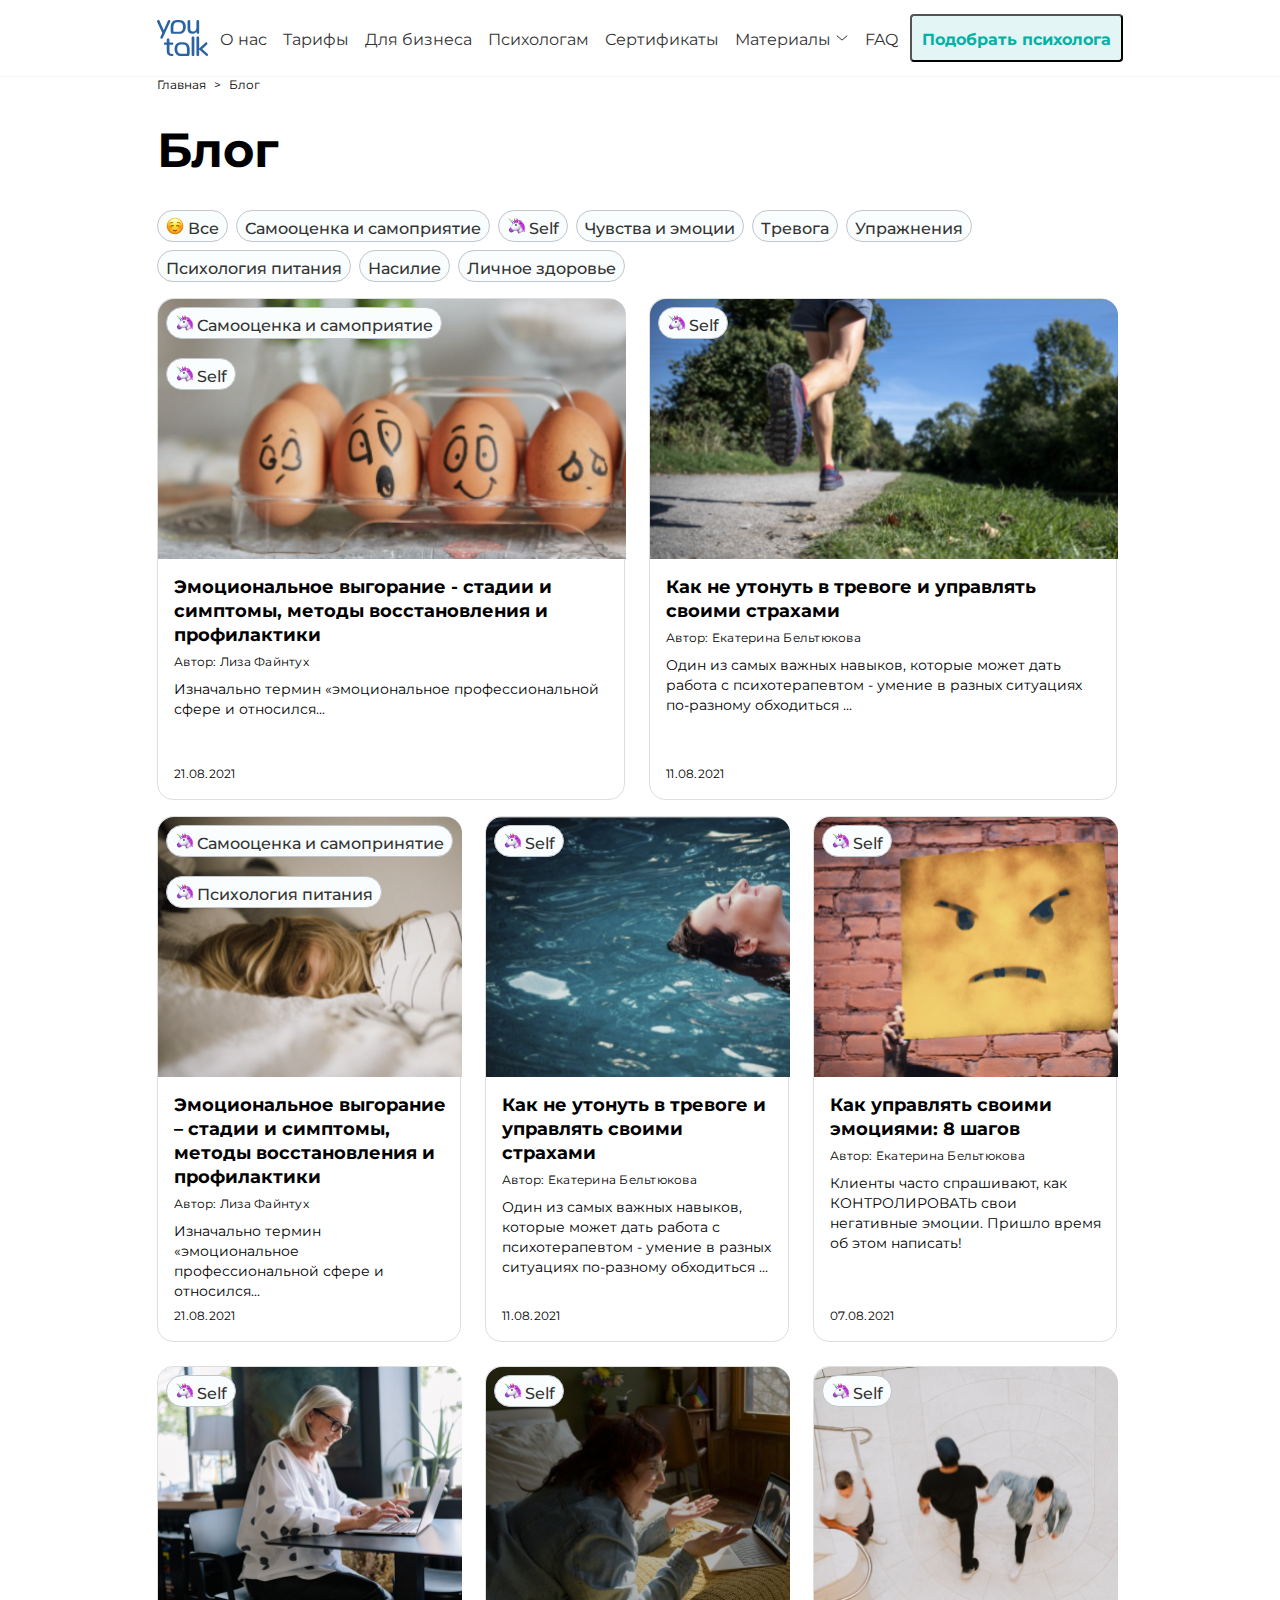
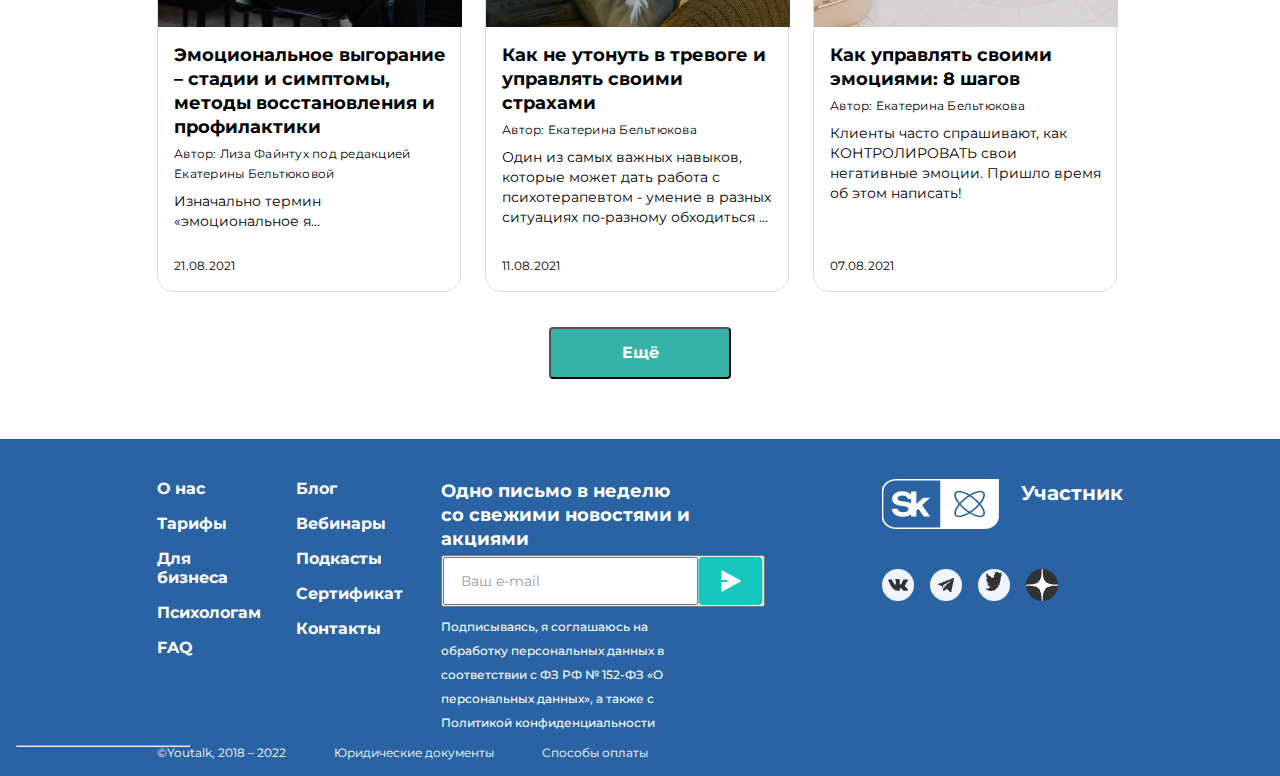
<file: index.html>
<!DOCTYPE html>
<html lang="en">
<head>
    <meta charset="UTF-8">
    <meta name="viewport" content="width=device-width, initial-scale=1.0">
    <title>YouTalk</title>
    <link rel="stylesheet" href="css/YouTalk.css">
</head>
<body>
   <header class="header">
        <div class="header__wrap-container">
            <div class="header__logo">
                <img src="images/SVG/logo.svg" alt="логотип">
            </div>
            <nav class="header__nav">
                <ul class="header__list">
                    <li class="header__item">
                        <a class="header__link" href="#">О нас</a>
                    </li>
                    <li class="header__item">
                        <a class="header__link" href="#">Тарифы</a>
                    </li>
                    <li class="header__item">
                        <a class="header__link" href="#">Для бизнеса</a>
                    </li>
                    <li class="header__item">
                        <a class="header__link" href="#">Психологам</a>
                    </li>
                    <li class="header__item">
                        <a class="header__link" href="#">Сертификаты</a>
                    </li>
                    <li class="header__item_frame">
                        <a class="header__link" href="#">Материалы</a>
                    </li>
                    <li class="header__item">
                        <a class="header__link" href="#">FAQ</a>
                    </li>
                </ul>
            </nav>
            <button class="header__btn">Подобрать психолога</button>
            <button class="header__burger" name="burger-nav">
                <img src="images/SVG/burger.svg" alt="burger-nav">
            </button>
        </div>
   </header>
   <main class="main">
        <section class="main__wrap-container">
            <nav class="main__nav">
                <ul class="main__nav_ul">
                    <li class="main__nav_li">
                        <a class="breadcrumb" href="#">Главная</a>
                    </li>
                    <li class="main__nav_li">
                        <a class="breadcrumb" href="#">Блог</a>
                    </li>
                </ul>       
            </nav> 
            <section class="main__heading">
                <h1>Блог</h1>
            </section>
            <section class="main__tegs">
                <div class="teg">
                    <img src="images/PNG/smail.png" alt="иконка">
                    <p>Все</p>
                </div>
                <div class="teg">
                    <p>Самооценка и самоприятие</p>
                </div>
                <div class="teg">
                    <img src="images/PNG/smail1.png" alt="иконка">
                    <p>Self</p>
                </div>
                <div class="teg">
                    <p>Чувства и эмоции</p>
                </div>
                <div class="teg">
                    <p>Тревога</p>
                </div>
                <div class="teg">
                    <p>Упражнения</p>
                </div>
                <div class="teg">
                    <p>Психология питания</p>
                </div>
                <div class="teg">
                    <p>Насилие</p>
                </div>
                <div class="teg">
                    <p>Личное здоровье</p>
                </div>
            </section>
            <section class="main__large-cards">
                <div class="main__large-card-one">
                    <div class="main__large-card-one_photo">
                        <div class="teg__large-card">
                            <img src="images/PNG/smail1.png" alt="иконка">
                            <p>Самооценка и самоприятие</p>
                        </div> <br><br>
                        <div class="teg__large-card">
                            <img src="images/PNG/smail1.png" alt="иконка">
                            <p>Self</p>
                        </div>
                    </div>
                    <div class="main__large-card-one_text">
                        <div class="info">
                            <h4>Эмоциональное выгорание - стадии и симптомы, методы
                            восстановления и профилактики
                            </h3>
                            <span class="autor">Автор: Лиза Файнтух</span>
                            <p class="main__large-card-one_p">Изначально термин «эмоциональное 
                            профессиональной сфере и относился...</p>
                        </div>
                        <div class="data"> 
                            <span>21.08.2021</span>
                        </div>
                    </div>
                </div>
                <div class="main__large-card-twoo">
                    <div class="main__large-card-twoo_photo">
                        <div class="teg__large-card">
                            <img src="images/PNG/smail1.png" alt="иконка">
                            <p>Self</p>
                        </div>
                    </div>
                    <div class="main__large-card-twoo_text">
                        <div class="info">
                            <h4>Как не утонуть в тревоге и управлять своими страхами</h3>
                            <span class="autor">Автор: Екатерина Бельтюкова</span>
                            <p class="main__large-card-twoo_p">Один из самых важных навыков, которые может дать работа 
                            с психотерапевтом - умение в разных ситуациях по-разному 
                            обходиться ...
                            </p>
                        </div>
                        <div class="data">
                            <span>11.08.2021</span>
                        </div>
                    </div>
                </div>
            </section>
            <section class="main__cards">
                <div class="main__card_one">
                    <div class="main__card_photo_one">
                        <div class="teg__card">
                            <img src="images/PNG/smail1.png" alt="иконка">
                            <p>Самооценка и самопринятие</p>
                        </div><br><br>
                        <div class="teg__card">
                            <img src="images/PNG/smail1.png" alt="иконка">
                            <p>Психология питания</p>
                        </div>
                    </div>
                    <div class="main__card_text_one">
                        <div class="info">
                            <h4>Эмоциональное выгорание – стадии и симптомы, 
                                методы восстановления и профилактики</h3>
                            <span class="autor">Автор: Лиза Файнтух</span>
                            <p class="main__card_p">Изначально термин «эмоциональное 
                                профессиональной сфере и относился...</p>
                            <div class="data__cards">
                                <span>21.08.2021</span>
                            </div>    
                        </div>
                        
                    </div>
                </div>
                <div class="main__card_twoo">
                    <div class="main__card_photo_twoo">
                        <div class="teg__card">
                            <img src="images/PNG/smail1.png" alt="иконка">
                            <p>Self</p>
                        </div>
                    </div>
                    <div class="main__card_text_twoo">
                        <div class="info">
                            <h4>Как не утонуть в тревоге и управлять своими страхами</h3>
                            <span class="autor">Автор: Екатерина Бельтюкова</span>
                            <p class="main__card_p">Один из самых важных навыков, 
                                которые может дать работа с психотерапевтом - умение в 
                                разных ситуациях по-разному обходиться ...</p>
                            <div class="data__cards">
                                <span>11.08.2021</span>
                            </div>    
                        </div>
                    </div>
                </div>
                <div class="main__card_three">
                    <div class="main__card_photo_three">
                        <div class="teg__card">
                            <img src="images/PNG/smail1.png" alt="иконка">
                            <p>Self</p>
                        </div>
                    </div>
                    <div class="main__card_text_three">
                        <div class="info">
                            <h4>Как управлять своими эмоциями: 8 шагов</h3>
                            <span class="autor">Автор: Екатерина Бельтюкова</span>
                            <p class="main__card_p">Клиенты часто спрашивают, как КОНТРОЛИРОВАТЬ 
                                свои негативные эмоции. Пришло время об этом написать!</p>
                            <div class="data__cards">
                                <span>07.08.2021</span>
                            </div>    
                        </div>
                    </div>
                </div>
                <div class="main__card_four">
                    <div class="main__card_photo_four">
                        <div class="teg__card">
                            <img src="images/PNG/smail1.png" alt="иконка">
                            <p>Self</p>
                        </div>
                    </div>
                    <div class="main__card_text_four">
                        <div class="info">
                            <h4>Эмоциональное выгорание – стадии и симптомы, 
                                методы восстановления и профилактики</h3>
                            <span class="autor">Автор: Лиза Файнтух под редакцией  Екатерины Бельтюковой</span>
                            <p class="main__card_p">Изначально термин «эмоциональное я...</p>
                            <div class="data__cards">
                                <span>21.08.2021</span>
                            </div>
                        </div>
                    </div>
                </div>
                <div class="main__card_five">
                    <div class="main__card_photo_five">
                        <div class="teg__card">
                            <img src="images/PNG/smail1.png" alt="иконка">
                            <p>Self</p>
                        </div>
                    </div>
                    <div class="main__card_text_five">
                        <div class="info">
                            <h4>Как не утонуть в тревоге и управлять своими страхами</h3>
                            <span class="autor">Автор: Екатерина Бельтюкова</span>
                            <p class="main__card_p">Один из самых важных навыков, которые 
                                может дать работа с психотерапевтом - умение в разных 
                                ситуациях по-разному обходиться ...</p>
                            <div class="data__cards">
                                <span>11.08.2021</span>
                            </div>    
                        </div>
                    </div>
                </div>
                <div class="main__card_six">
                    <div class="main__card_photo_six">
                        <div class="teg__card">
                            <img src="images/PNG/smail1.png" alt="иконка">
                            <p>Self</p>
                        </div>
                    </div>
                    <div class="main__card_text_six">
                        <div class="info">
                            <h4>Как управлять своими эмоциями: 8 шагов</h3>
                            <span class="autor">Автор: Екатерина Бельтюкова</span>
                            <p class="main__card_p">Клиенты часто спрашивают, как КОНТРОЛИРОВАТЬ 
                                свои негативные эмоции. Пришло время об этом написать!</p>
                            <div class="data__cards">
                                <span>07.08.2021</span>
                            </div>    
                        </div>
                    </div>
                </div>
            </section>
            <button class="main__btn">Ещё</button>
        </section>
   </main>
   <footer class="footer">
    <section class="footer__container">
        <div class="footer__nav">
            <ul class="footer__left">
                <li class="footer__item">
                    <a class="footer__link" href="#">О нас</a>
                </li>
                <li class="footer__item">
                    <a class="footer__link" href="#">Тарифы</a>
                </li>
                <li class="footer__item">
                    <a class="footer__link" href="#">Для бизнеса</a>
                </li>
                <li class="footer__item">
                    <a class="footer__link" href="#">Психологам</a>
                </li>
                <li class="footer__item">
                    <a class="footer__link" href="#">FAQ</a>
                </li>
            </ul>
            <ul class="footer__right">
                <li class="footer__item">
                    <a class="footer__link" href="#">Блог</a>
                </li>
                <li class="footer__item">
                    <a class="footer__link" href="#">Вебинары</a>
                </li>
                <li class="footer__item">
                    <a class="footer__link" href="#">Подкасты</a>
                </li>
                <li class="footer__item">
                    <a class="footer__link" href="#">Сертификат</a>
                </li>
                <li class="footer__item">
                    <a class="footer__link" href="#">Контакты</a>
                </li>
            </ul>
        </div>
        <div class="footer__feedback">
            <div class="footer__input">
                <h4>Одно письмо в неделю со свежими новостями и акциями</h3>
                <button class="footer__btn">
                    <input class="footer__input" type="text" name="Email" placeholder="Ваш e-mail">
                    <img src="images/PNG/arrow.png" alt="кнопка">
                </button>
            
            <p class="little">
                Подписываясь, я соглашаюсь на обработку персональных данных 
                в соответствии с ФЗ РФ № 152-ФЗ «О персональных данных», 
                а также с Политикой конфиденциальности
            </p>
            </div>
        </div>
        <div class="footer__logos">
            <div class="line__one">
                <img src="images/PNG/Sk.png" alt="иконка">
                <h2>Участник</h2>
            </div>
            <div class="line__twoo">
                <img src="images/PNG/icon.png" alt="иконка">
            </div>
        </div>
    </section>
    <hr class="hr">
    <section class="footer__footer">
        <a class="footer__a" href="#">©Youtalk, 2018 – 2022</a>
        <a class="footer__a" href="#">Юридические документы</a>
        <a class="footer__a" href="#">Способы оплаты</a>
    </section>
   </footer> 
</body>
</html>
</file>
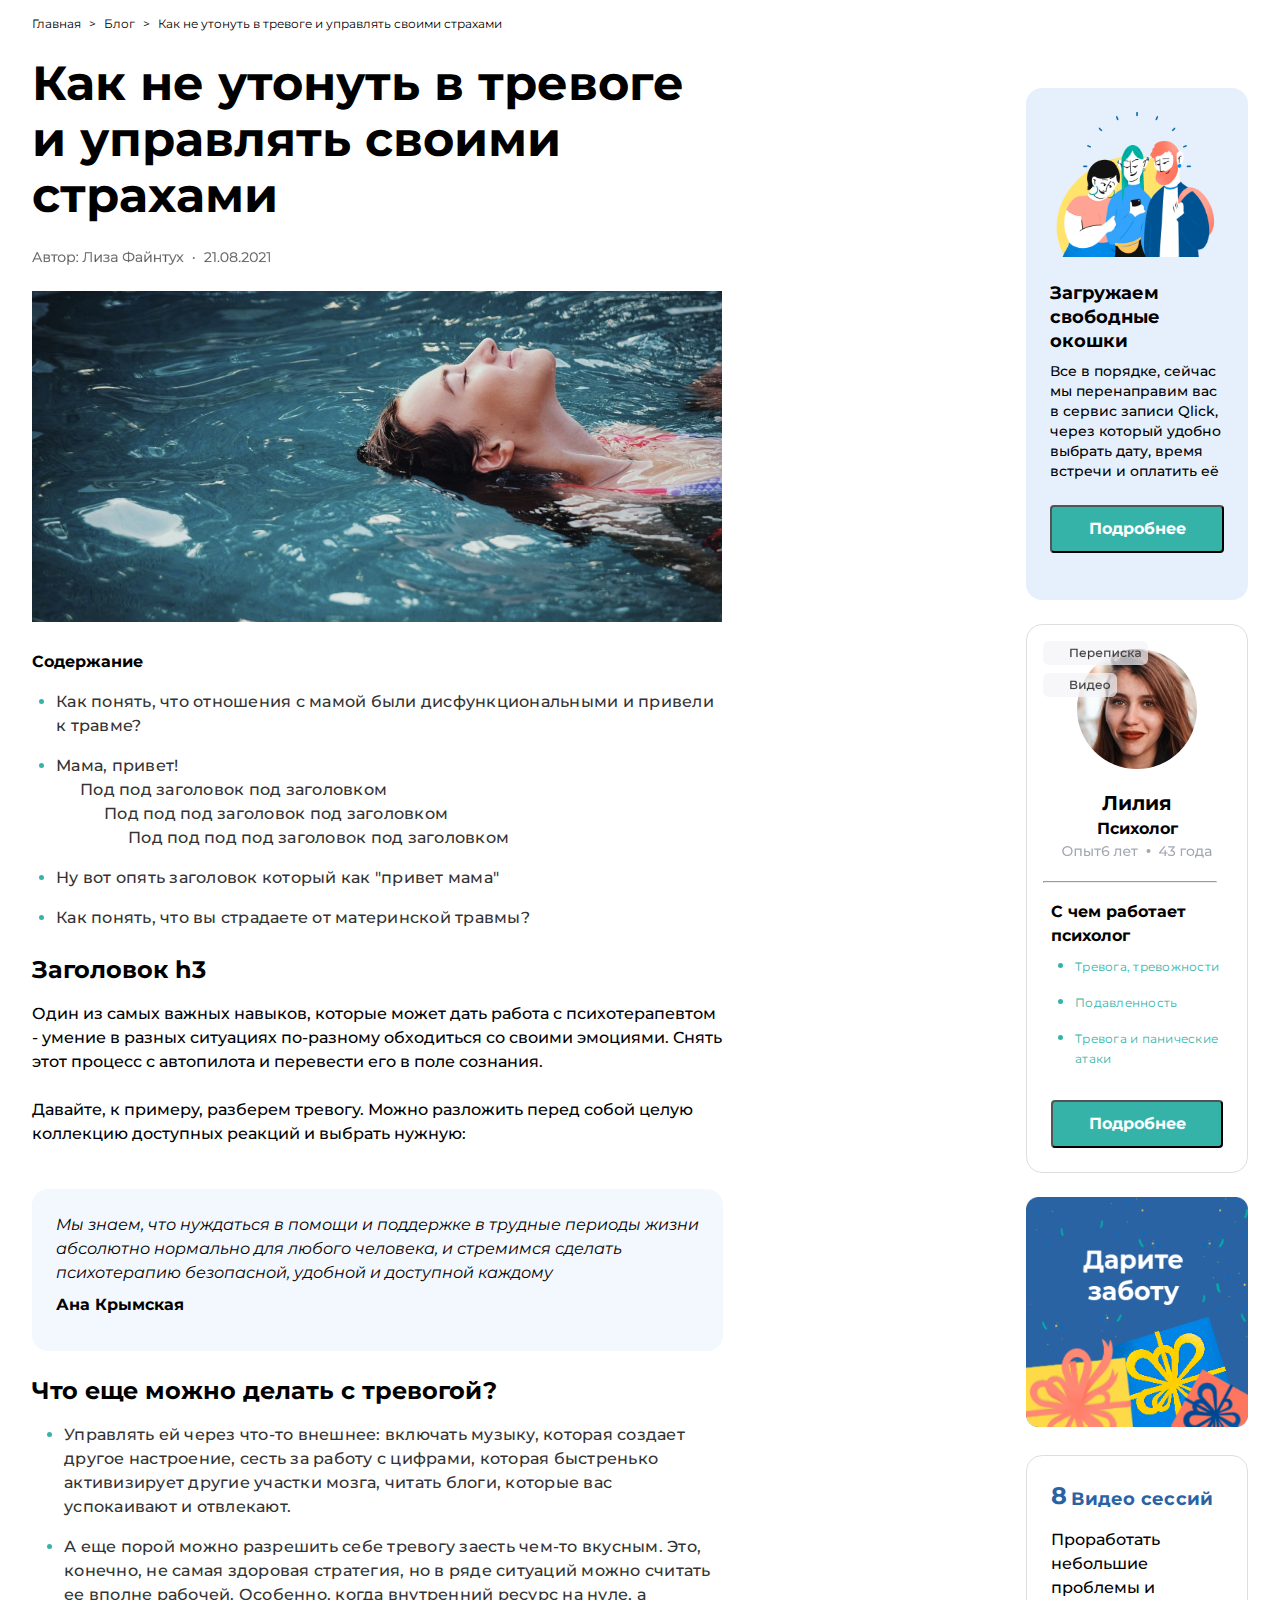
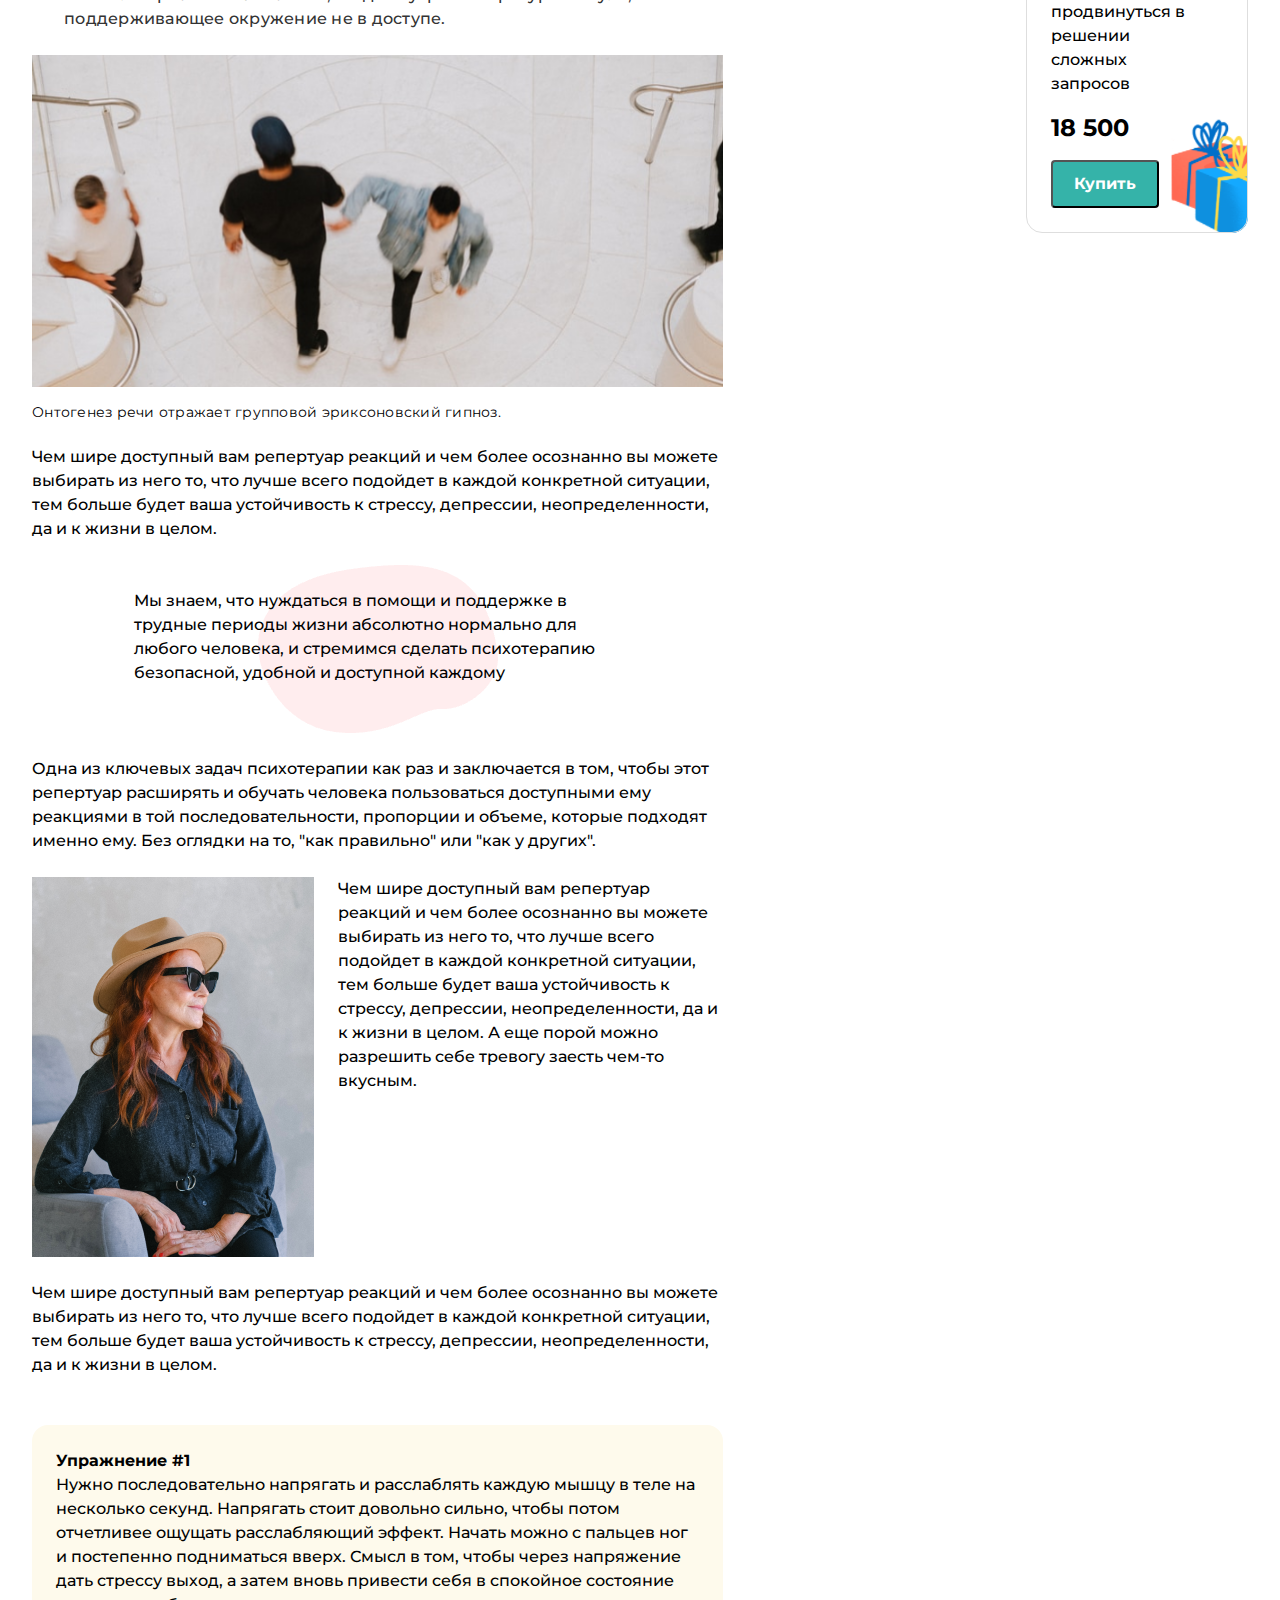
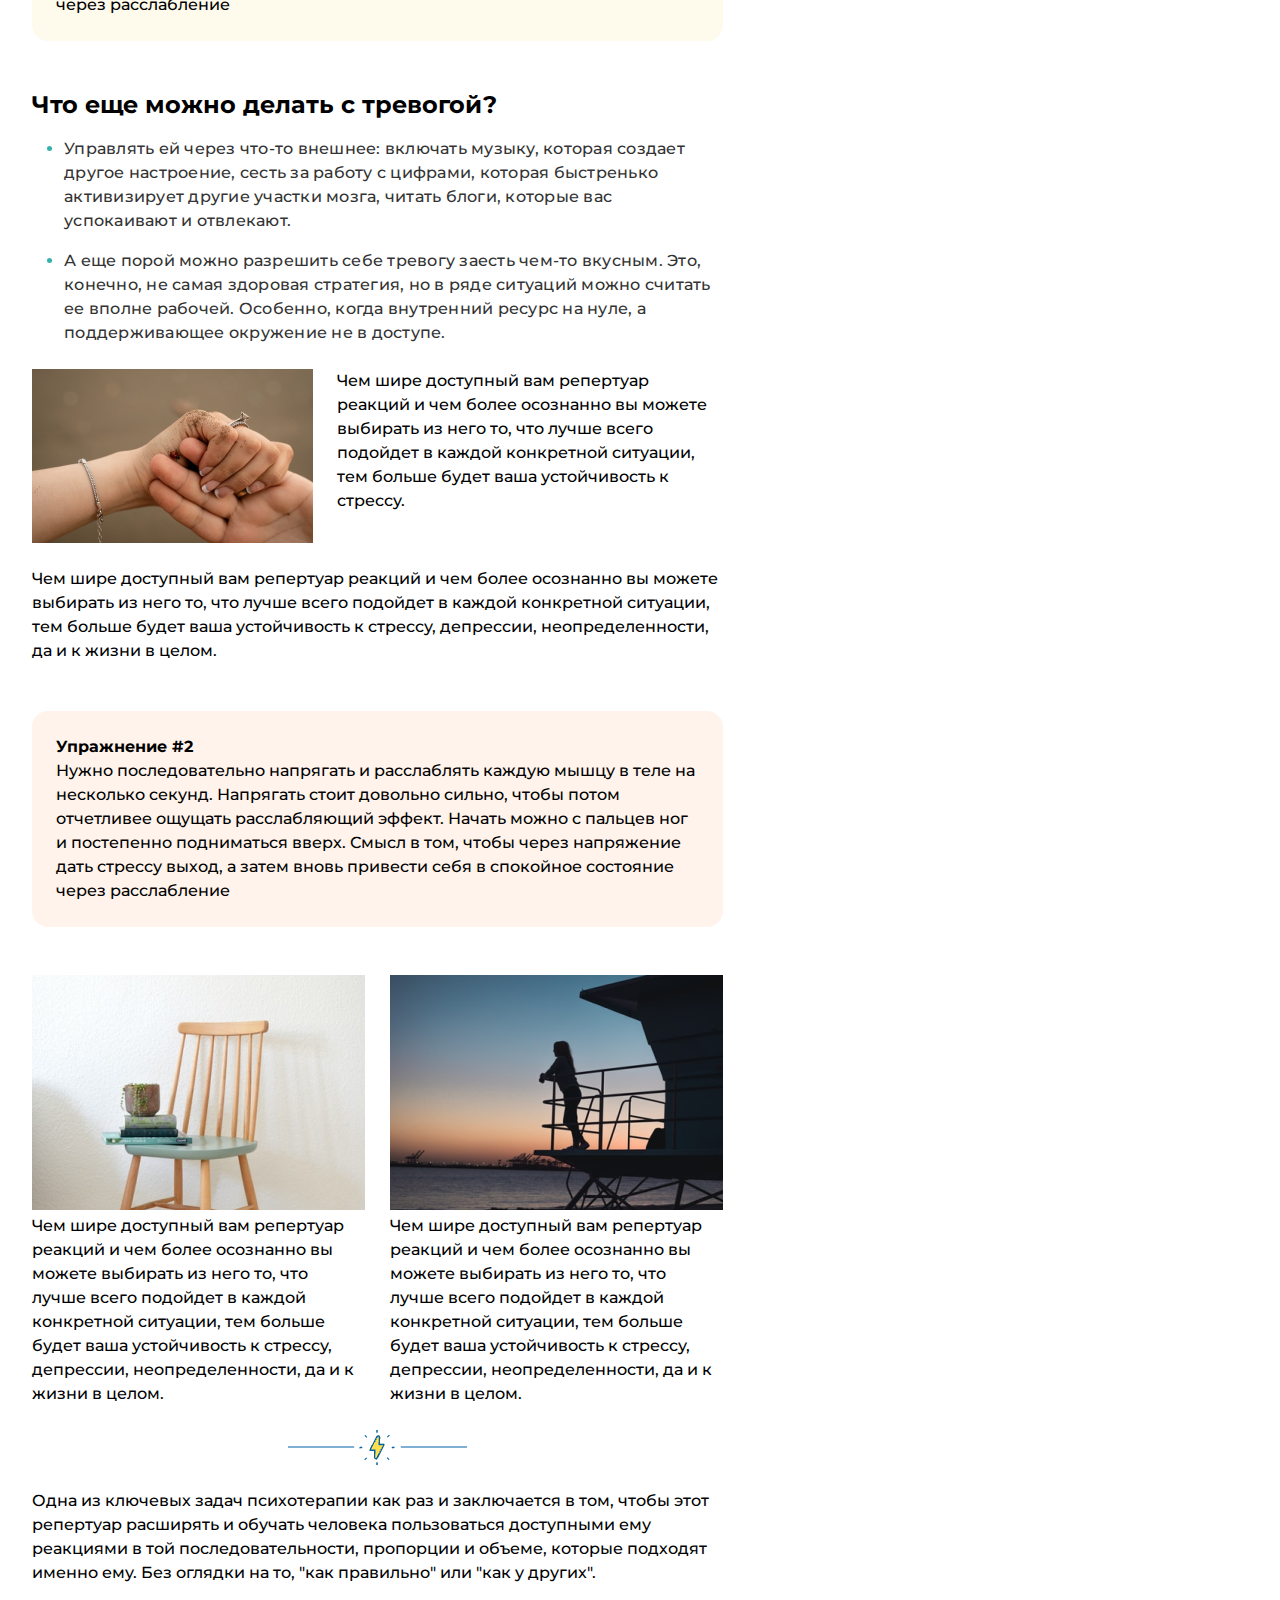
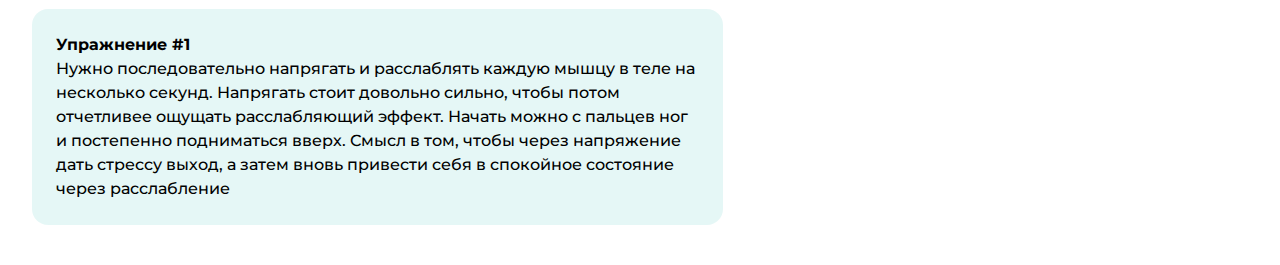
<file: article.html>
<!DOCTYPE html>
<html lang="en">
<head>
    <meta charset="UTF-8">
    <meta name="viewport" content="width=device-width, initial-scale=1.0">
    <title>Article</Article></title>
    <link rel="stylesheet" href="css/YouTalk.css">
</head>
<body>
    <header></header>
    <main class="main-article">
        <article class="article__wrap-container">
            <nav class="main__nav">
                <ul class="main__nav_ul">
                    <li class="main__nav_li">
                        <a class="breadcrumb" href="#">Главная</a>
                    </li>
                    <li class="main__nav_li">
                        <a class="breadcrumb" href="#">Блог</a>
                    </li>
                    <li class="main__nav_li">
                        <a class="breadcrumb" href="#">Как не утонуть в тревоге и управлять своими страхами</a>
                    </li>
                </ul>
            </nav>
            <section class="article__heading">
                <h1>Как не утонуть в тревоге и управлять своими страхами</h1>
            </section>
            <section class="article__autor">
                    <img src="images/PNG/автор.png" alt="автор">
            </section>
            <section class="article__hero">        
                <img class="article__hero_img" src="images/PNG/hero.png" alt="photo">
                
                <div class="article__nav">
                <h5>Содержание</h5>
                <ul class="article__nav_ul">
                    <li class="article__nav_li"><span class="article__span">Как понять, что отношения с мамой были 
                        дисфункциональными и привели к травме?</span></li>
                    <li class="article__nav_li"><span class="article__span">Мама, привет!</span>
                        <ul>
                            <li class="under__nav"><span class="article__span">Под под заголовок под заголовком</span>
                                <ul>
                                    <li class="under__ul"><span class="article__span">Под под под заголовок под заголовком</span>
                                        <ul>
                                            <li class="under__li"><span class="article__span">Под под под под заголовок под заголовком</span></li>
                                        </ul>
                                    </li>
                                </ul>
                            </li>
                        </ul>
                    </li>
                    <li class="article__nav_li">
                        <span class="article__span">Ну вот опять заголовок который как "привет мама"</span>
                    </li>
                    <li class="article__nav_li">
                        <span class="article__span">Как понять, что вы страдаете от материнской травмы?</span>
                    </li>
                </ul>
                </div>
            </section>
            <section class="article__content">
                <h3>Заголовок h3</h3>
                <p class="article__content_p">
                    Один из самых важных навыков, которые может дать 
                    работа с психотерапевтом - умение в разных ситуациях 
                    по-разному обходиться со своими эмоциями.  Снять этот 
                    процесс с автопилота и перевести его в поле сознания. <br><br>
                    Давайте, к примеру, разберем тревогу. Можно разложить 
                    перед собой целую коллекцию доступных реакций и выбрать 
                    нужную:
                </p>
                <div class="content">
                    <div class="content__quote_one">
                        <p class="quote__one">Мы знаем, что нуждаться в помощи и 
                            поддержке в трудные периоды жизни абсолютно 
                            нормально для любого человека, и стремимся сделать 
                            психотерапию безопасной, удобной и доступной каждому
                        </p>
                        <h5>Ана Крымская</h5>
                    </div>
                </div>
            </section>
            <section class="article__content">
                <h3>Что еще можно делать с тревогой?</h3>
                <ul class="content__ul">
                    <li class="content__li">
                        <span class="article__span">Управлять ей через 
                        что-то внешнее: включать музыку, которая создает другое 
                        настроение, сесть за работу с цифрами, которая быстренько 
                        активизирует другие участки мозга, читать блоги, которые 
                        вас успокаивают и отвлекают.</span>
                    </li>
                    <li class="content__li">
                        <span class="article__span">А еще порой можно разрешить себе 
                            тревогу заесть чем-то вкусным. Это, конечно, не самая 
                            здоровая стратегия, но в ряде ситуаций можно считать 
                            ее вполне рабочей. Особенно, когда внутренний ресурс 
                            на нуле, а поддерживающее окружение не в доступе.</span>
                    </li>
                </ul>
                <div class="article__content_imeg">
                    <img class="imeg__signature" src="images/PNG/hero1.png" alt="photo">
                    <span class="signature">Онтогенез речи отражает групповой эриксоновский 
                        гипноз. 
                    </span>
                </div>
                <p>Чем шире доступный вам репертуар реакций и чем более осознанно 
                    вы можете выбирать из него то, что лучше всего подойдет в каждой 
                    конкретной ситуации, тем больше будет ваша устойчивость к стрессу, 
                    депрессии, неопределенности, да и к жизни в целом.
                </p>
            </section>    
            <section class="article__quota_twoo">
                <div class="content__quote_twoo">
                    <p class="quote__twoo">Мы знаем, что нуждаться в помощи и поддержке в 
                        трудные периоды жизни абсолютно нормально для любого человека, 
                        и стремимся сделать психотерапию безопасной, удобной и доступной 
                        каждому
                    </p>
                    <div class="quote__image">
                        <img src="images/PNG/fon1.png" alt="пятно">
                    </div>
                </div>
            </section>
                
            <section class="article__content">
                <p>
                    Одна из ключевых задач психотерапии как раз и заключается в том, 
                    чтобы этот репертуар расширять и обучать человека пользоваться 
                    доступными ему реакциями в той последовательности, пропорции и 
                    объеме, которые подходят именно ему. Без оглядки на то, "как правильно" 
                    или "как у других".
                </p>
                <div class="content__desk">
                    <img src="images/PNG/photo2.png" alt="photo">
                    <p>Чем шире доступный вам репертуар реакций и чем более осознанно вы 
                        можете выбирать из него то, что лучше всего подойдет в каждой 
                        конкретной ситуации, тем больше будет ваша устойчивость к стрессу, 
                        депрессии, неопределенности, да и к жизни в целом.
                        А еще порой можно разрешить себе тревогу заесть чем-то вкусным. 
                    </p>
                </div>
                <p>Чем шире доступный вам репертуар реакций и чем более осознанно вы можете 
                    выбирать из него то, что лучше всего подойдет в каждой конкретной 
                    ситуации, тем больше будет ваша устойчивость к стрессу, депрессии, 
                    неопределенности, да и к жизни в целом.
                </p>
                
            </section>
            <section class="article__content">
                <div class="wrap__exercise_one">
                    <div class="exercise">
                    <h5>Упражнение #1</h5>
                    <p>Нужно последовательно напрягать и расслаблять каждую мышцу в теле 
                        на несколько секунд. Напрягать стоит довольно сильно, чтобы потом 
                        отчетливее ощущать расслабляющий эффект. Начать можно с пальцев ног 
                        и постепенно подниматься вверх. Смысл в том, чтобы через напряжение 
                        дать стрессу выход, а затем вновь привести себя в спокойное состояние 
                        через расслабление
                    </p>
                    </div>
                </div>
                
            </section>
            <section class="article__content">
                <h3>Что еще можно делать с тревогой?</h3>
                <ul class="content__ul">
                    <li class="content__li">
                        <span class="article__span">Управлять ей через 
                        что-то внешнее: включать музыку, которая создает другое 
                        настроение, сесть за работу с цифрами, которая быстренько 
                        активизирует другие участки мозга, читать блоги, которые 
                        вас успокаивают и отвлекают.</span>
                    </li>
                    <li class="content__li">
                        <span class="article__span">А еще порой можно разрешить себе 
                            тревогу заесть чем-то вкусным. Это, конечно, не самая 
                            здоровая стратегия, но в ряде ситуаций можно считать 
                            ее вполне рабочей. Особенно, когда внутренний ресурс 
                            на нуле, а поддерживающее окружение не в доступе.</span>
                    </li>
                </ul>
                <div class="content__desk">
                    <img src="images/PNG/photo3.png" alt="photo">
                    <p>Чем шире доступный вам репертуар реакций и чем более осознанно 
                        вы можете выбирать из него то, что лучше всего подойдет в 
                        каждой конкретной ситуации, тем больше будет ваша устойчивость 
                        к стрессу.
                    </p>
                </div>
                <p>Чем шире доступный вам репертуар реакций и чем более осознанно 
                    вы можете выбирать из него то, что лучше всего подойдет в каждой 
                    конкретной ситуации, тем больше будет ваша устойчивость к стрессу, 
                    депрессии, неопределенности, да и к жизни в целом.
            </section>
            <section class="article__content">
                <div class="wrap__exercise_twoo">
                    <div class="exercise">
                        <h5>Упражнение #2</h5>
                        <p>Нужно последовательно напрягать и расслаблять каждую мышцу в теле 
                        на несколько секунд. Напрягать стоит довольно сильно, чтобы потом 
                        отчетливее ощущать расслабляющий эффект. Начать можно с пальцев ног 
                        и постепенно подниматься вверх. Смысл в том, чтобы через напряжение 
                        дать стрессу выход, а затем вновь привести себя в спокойное состояние 
                        через расслабление
                        </p>
                    </div>
                </div>
            </section>
            <section class="article__content">
                <div class="article__cards">
                    <div class="article__card_one">
                        <img class="article__card_img" src="images/PNG/photo4.png" alt="photo">
                        <p class="grid__p_one">
                        Чем шире доступный вам репертуар реакций и чем более осознанно вы можете 
                        выбирать из него то, что лучше всего подойдет в каждой конкретной 
                        ситуации, тем больше будет ваша устойчивость к стрессу, депрессии, 
                        неопределенности, да и к жизни в целом.
                        </p>
                    </div>
                    <div class="article__card_twoo">
                        <img class="article__card_img" src="images/PNG/photo5.png" alt="photo">
                        <p class="grid__p_twoo">
                        Чем шире доступный вам репертуар реакций и чем более осознанно вы можете 
                        выбирать из него то, что лучше всего подойдет в каждой конкретной 
                        ситуации, тем больше будет ваша устойчивость к стрессу, депрессии, 
                        неопределенности, да и к жизни в целом.
                        </p>
                    </div>
                </div>
                <div class="sign">
                    <img src="images/PNG/sign.png" alt="иконка">
                </div>
            </section>
            <section class="article__content">
                <p>
                    Одна из ключевых задач психотерапии как раз и заключается в том, чтобы этот 
                    репертуар расширять и обучать человека пользоваться доступными ему реакциями 
                    в той последовательности, пропорции и объеме, которые подходят именно ему. 
                    Без оглядки на то, "как правильно" или "как у других".
                </p>
                <div class="wrap__exercise_three">
                    <div class="exercise">
                        <h5>Упражнение #1</h5>
                        <p>Нужно последовательно напрягать и расслаблять каждую мышцу в теле 
                        на несколько секунд. Напрягать стоит довольно сильно, чтобы потом 
                        отчетливее ощущать расслабляющий эффект. Начать можно с пальцев ног 
                        и постепенно подниматься вверх. Смысл в том, чтобы через напряжение 
                        дать стрессу выход, а затем вновь привести себя в спокойное состояние 
                        через расслабление
                        </p>
                    </div>
                </div>
            </section>
            <section class="article__content_tegs">
                <div class="tegs">
                    <div>
                        <img src="images/PNG/строка1.png" alt="теги">
                    </div>
                    <div>
                        <img src="images/PNG/строка2.png" alt="теги">
                    </div>
                </div>
                <div class="hr">
                    <hr class="article__hr">
                </div>
            </section>
            <section class="article__end">
                <div class="end__feedback">
                    <h2 class="end__feedback_heading">Откликается проблема?</h2>
                    <p class="end__feedback_p">
                        Поможем подобрать специалиста по работе с подобным запросом
                    </p>
                    <button class="end__feedback_btn">Подобрать психолога</button>
                </div>
                <div class="end__imag">
                    <img src="images/PNG/anime3.png" alt="картинка">
                </div>
                <div class="end__spot">
                    <img src="images/PNG/dekor1.png" alt="розовое пятно">
                </div>
                </div>
            </section>    
        </article>
    </main>
    <aside class="aside">
        <section class="aside__container_one">
            <img class="container__one_img" src="images/PNG/anime1.png" alt="картинка">
            <h4 class="aside__heading">Загружаем свободные окошки</h4>
            <p class="aside__p">Все в порядке, сейчас мы перенаправим вас в 
                    сервис записи Qlick, через который удобно выбрать дату,  время 
                    встречи и оплатить её
            </p>
            <button class="aside__btn">Подробнее</button>
        </section>
        <section class="aside__container_twoo">
            <div class="aside__psychologist">
                <img class="psychologist" src="images/PNG/liliy.png" alt="портрет">
            </div>
            <div class="aside__title_one">
                <img src="images/PNG/title1.png" alt="надпись">
            </div>
            <div class="aside__title_twoo">
                <img src="images/PNG/title2.png" alt="надпись">
            </div>
            <div class="aside__psychologist">
                <div class="wrap__naime">
                    <h2>Лилия</h2>
                    <h5>Психолог</h5>
                </div>
                <div class="wrap__experience">
                    <img src="images/SVG/точка.svg" alt="experience">
                    <br><hr class="hr"><br>
                </div>
            </div>
            <div class="aside__psychologist">
                <h5>С чем работает психолог</h5>
                <ul class="aside__nav">
                    <li class="nav__psychologist">
                        <span class="span__nav">Тревога, тревожности</span>
                    </li>
                    <li class="nav__psychologist">
                        <span class="span__nav">Подавленность</span>
                    </li>
                    <li class="nav__psychologist">
                        <span class="span__nav">Тревога и панические атаки</span>
                    </li>
                </ul>
            </div>
            <button class="aside__btn">Подробнее</button>
        </section>
        <section class="aside__postcard">
            <img class="postcard" src="images/PNG/открытка.png" alt="открытка">
        </section>
        <section class="aside__container_three">
            <div class="container__three_span">
                <span class="span__one">8</span><pre> </pre>
                <span class="span__twoo">Видео сессий</span>
            </div>
                
            <p class="container__three_p">Проработать небольшие проблемы и 
                    продвинуться в решении сложных запросов
            </p>
            <h3>18 500</h3>
            <button class="container__three_btn">Купить</button>
            <img class="picture1" src="images/PNG/picture1.png" alt="картинка">
            <img class="picture2" src="images/PNG/picture2.png" alt="картинка">
        </section>
        <section class="aside__dekor">
            <div class="dekor">
                <img src="images/PNG/dekor.png" alt="розовая клякса">
            </div>
        </section>
    </aside>
    <footer></footer>
</body>
</html>
</file>
<file: css/YouTalk.css>
@import url('https://fonts.googleapis.com/css2?family=Montserrat:ital,wght@0,100;0,200;0,300;0,400;0,500;0,600;0,700;0,800;0,900;1,100;1,200;1,300;1,400;1,500;1,600;1,700;1,800;1,900&display=swap');

*{
    box-sizing: border-box;
    margin: 0;
    padding: 0;
    font-family: 'Montserrat', sans-serif;
}


.header {
    width: 100vw;
    border-bottom: 1px solid #EFF5FB;
}

.header__wrap-container {
    display: flex;
    justify-content: space-between;
    width: 1440px;
    height: 76px;
    max-width: 100%;
    margin: 0 auto;
    padding: 0 120px;
}

.header__logo {
    display: flex;
    align-items: center;
    flex-shrink: 0;
}

.header__nav {
    display: flex;
    align-items: center;
}

.header__list {
    display: flex;
    height: 16px;
    justify-content: flex-start;
    gap: 30px;
    list-style: none;
}

.header__item {
    display: inline-block;
    text-align: center;
}

.header__item_frame::after {
    content: url(../images/SVG/Frame.svg);
}

.header__link {
    text-align: center;
    text-decoration: none;
    font-size: 14p;
    font-weight: 400;
    color: #333;
}

.header__link:hover {
    color: rgb(226, 12, 12);
}

.header__btn {
    display: inline-block;
    align-items: center;
    background-color: #E3F5F5;
    /*margin-right: 120px;*/
    border-radius: 4px;
    padding: 14px 20px;
    color: #03B2A5;
    font-size: 16px;
    font-weight: 700;
    cursor: pointer;
}

.header__burger {
    display: none;
}

.main {
    width: 100vw;
}

.main__wrap-container {
    display: flex;
    flex-direction: column;
    width: 1440px;
    max-width: 100%;
    margin: 0 auto;
    padding: 16px 120px;
}

.main__nav_ul {
    display: flex;
    list-style: none;
    font-size: 12px;
    font-weight: 400;
}

.main__nav_li {
    display: inline-flex;
    align-items: flex-start;
    gap: 8px;
}

.breadcrumb {
    text-decoration: none;
    color: black;
}

.main__nav_li:not(:last-child)::after {
    content: ">";
    padding-right: 8px;
}

.main__heading {
    font-size: 48px;
    font-style: normal;
    font-weight: 700;
    line-height: 56px;
    margin-top: 30px;
    margin-bottom: 32px;
}

.main__tegs {
    display: flex;
    align-items: flex-start;
    gap: 8px;
    width: 100%;
    flex-wrap: wrap;
}

.teg {
    display: flex;
    height: 32px;
    padding: 6px 8px;
    align-items: flex-start;
    font-size: 14px;
    font-weight: 600;
    color: #333333;
    line-height: 20px;
    gap: 4px;
    align-self: stretch;
    border: 1px solid #C1C5CD;
    border-radius: 24px;
    background: #F9FDFD;
}

.main__large-cards {
    display: inline-flex;
    /*align-items: flex-start;*/
    gap: 2.5rem;
    width: 100%;
    margin: 23px auto;
}

.main__large-card-one {
    display: flex;
    flex-direction: column;
    align-self: stretch;
    border: 1px solid #DEDEDE;
    border-radius: 16px;
    width: 49%;
}

.main__large-card-one_photo {
    display: inline-block;
    height: 260px;
    width: 100%;
    padding: 8px;
    background-image: url(../images/PNG/container1.png);
    background-size: cover;
    border-top-right-radius: 16px;
    border-top-left-radius: 16px;
}

.teg__large-card,
.teg__card {
    display: inline-flex;
    height: 32px;
    padding: 6px 8px;
    align-items: flex-start;
    font-size: 14px;
    font-weight: 600;
    color: #333333;
    line-height: 20px;
    gap: 4px;
    align-self: stretch;
    border: 1px solid #C1C5CD;
    border-radius: 24px;
    background: #F9FDFD;
}

.main__large-card-one_text {
    height: 240px;
    padding: 16px;
    display: flex;
    flex-direction: column;
    justify-content: space-between;
}
/* Убрать при слиянии*/
h4 {
    font-size: 18px;
    font-weight: 700;
    line-height: 26px;
    margin-bottom: 4px;
}

span {
    font-size: 12px;
    font-weight: 400;
    line-height: 18px;
    letter-spacing: 0.25px;
}

.main__large-card-one_p {
    margin-top: 8px;
    font-size: 14px;
    font-weight: 400;
    line-height: 20px;
}

.data {
    font-size: 12px;
    font-weight: 400;
    line-height: 18px;
}

.main__large-card-twoo {
    display: flex;
    flex-direction: column;
    align-self: stretch;
    border: 1px solid #DEDEDE;
    border-radius: 16px;
    width: 49%;
}

.main__large-card-twoo_photo {
    display: inline-block;
    height: 260px;
    width: 100%;
    padding: 8px;
    background-image: url(../images/PNG/container2.png);
    background-size: cover;
    border-top-right-radius: 16px;
    border-top-left-radius: 16px;
}

.main__large-card-twoo_text {
    height: 240px;
    padding: 16px;
    display: flex;
    flex-direction: column;
    justify-content: space-between;
}

.main__large-card-twoo_p {
    margin-top: 8px;
    font-size: 14px;
    font-weight: 400;
    line-height: 20px;
}

.main__cards {
    display: grid;
    grid-template-columns: repeat(3, 1fr);
    grid-template-rows: repeat(2, 1fr);
    width: 100%;
    justify-content: stretch;
    align-items: stretch;
    gap: 24px;
}
.main__card_one,
.main__card_twoo,
.main__card_three,
.main__card_four,
.main__card_five,
.main__card_six {
    border: 1px solid #DEDEDE;
    border-radius: 16px;
    position: relative;
}

.main__card_photo_one,
.main__card_photo_twoo,
.main__card_photo_three,
.main__card_photo_four,
.main__card_photo_five,
.main__card_photo_six {
    display: inline-block;
    height: 260px;
    width: 384px;
    padding: 8px;
    background-size: cover;
    border-top-right-radius: 16px;
    border-top-left-radius: 16px;
}

.main__card_photo_one {
    background-image: url(../images/PNG/card1.png);
}

.main__card_photo_twoo {
    background-image: url(../images/PNG/card2.png);
}

.main__card_photo_three {
    background-image: url(../images/PNG/card3.png);display: inline-block;
}

.main__card_photo_four {
    background-image: url(../images/PNG/card4.png);
}

.main__card_photo_five {
    background-image: url(../images/PNG/card5.png);
}

.main__card_photo_six {
    background-image: url(../images/PNG/card6.png);
}

.main__card_text_one,
.main__card_text_twoo,
.main__card_text_three,
.main__card_text_four,
.main__card_text_five,
.main__card_text_six {
    display: flex;
    flex-direction: column;
    justify-content: space-between;
    padding: 16px;
}

.main__card_p {
    margin-top: 8px;
    font-size: 14px;
    font-weight: 400;
    line-height: 20px;
    margin-bottom: 24px;
}

.data__cards {
    position: absolute;
    bottom: 16px;
    left: 16px;
}

.main__btn {
    display: flex;
    width: 182px;
    justify-content: center;
    align-items: center;
    border-radius: 4px;
    background-color: #35B3A9;
    color: #FFF;
    margin: 56px auto 96px;
    padding: 12px 16px;
    text-align: center;
    font-size: 16px;
    font-weight: 700;
    line-height: 24px;
    cursor: pointer;
}

.footer {
    width: 100vw;
    background-color: rgb(41, 99, 163);
    color: white;
}

.footer__container {
    display: flex;
    width: 1440px;
    margin: 0 auto;
    padding: 16px 120px;
    max-width: 100%;
    justify-content: space-between;
}

.footer__nav {
    width: 310px;
    margin-top: 40px;
    display: grid;
    grid-template-columns: repeat(2, 1fr);
    grid-template-rows: repeat(1, 1fr);
    gap:75px;
}

.footer__left,
.footer__right {
    list-style: none;
}

.footer__item {
    font-size: 16px;
    font-weight: bold;
    padding-bottom: 16px;
}

.footer__link {
    text-decoration: none;
    color: white;
}

.footer__feedback {
    display: flex;
    flex-direction: column;
    justify-content: space-between;
    width: 486px;
    margin: 40px 72.5px 38px;
    gap: 8px;
}

.footer__input {
    width: 384px;
    height: 48px;
}

.footer__input::placeholder {
    font-size: 14px;
    color: rgb(157, 157, 157);
    padding-left: 16px;
}

.footer__btn {
    display: inline-flex;
    cursor: pointer;
}     

.little {
    padding-top: 8px;
    padding-bottom: 0;
    font-size: 12px;
}

.footer__logos {
    display: flex;
    flex-direction: column;
    align-items: start;
    margin-top: 40px;
}

.line__one {
    display: inline-flex;
    margin-bottom: 40px;
}

.footer__footer {
    display: flex;
    justify-content: flex-start;
    width: 1440px;
    max-width: 100%;
    margin: 0 auto;
    padding: 16px 120px;
}

.footer__a {
    margin-right: 48px;
    font-size: 12px;
    gap: 48px;
    color: white;
    text-decoration: none; 
}

.main-article {
    position: relative;
    min-width: 1440px;
}

p {
    font-size: 16px;
    font-weight: 500;
    line-height: 24px;
}

.article__wrap-container {
    display: flex;
    flex-direction: column;
    align-items: flex-start;
    width: 48%;
    padding: 0;
    margin: 16px 120px;
    gap: 24px;
}

.article__autor {
    display: flex;
    text-align: center;
}

.article__nav {
    margin-top: 24px;
}
.article__nav_ul {
    margin-top: 16px;
    padding-left: 1.5rem;
}
.article__nav_li {
    color: rgb(53, 179, 169);
    margin-top: 16px;
}

.article__span {
    font-size: 16px;
    font-weight: 500;
    line-height: 24px;
    color: rgb(51, 51, 51);
}

.under__nav,
.under__ul,
.under__li {
    margin-left: 1.5rem;
    list-style: none;
}

h1 {
    font-size: 48px;
    font-weight: 700;
    line-height: 56px;
}

h2 {
    font-size: 20px;
    font-weight: bold;
    line-height: 28px;
}

h3 {
    font-size: 24px;
    font-weight: 700;
    line-height: 32px;
}

h4 {
    font-size: 18px;
    font-weight: bold;
    line-height: 24px;
}

h5 {
    font-size: 16px;
    font-weight: 700;
    line-height: 24px;
}

.article__content_p {
    margin-top: 16px;
    margin-bottom: 43px;
}

.content__ul {
    padding-left: 32px;
    color: rgb(53, 179, 169);
}

.content__li {
    margin-top: 16px;
}

.content {
    height: 162px;
    background-color: rgb(243 247 254);
    border-radius: 16px;
    padding: 24px;
}

.article__content_imeg {
    display: flex;
    flex-direction: column;
    margin: 24px 0;
    gap: 16px;
}

.signature {
    font-size: 14px;
    font-weight: 400;
}

.quote__one {
    font-family: "Montserrat";
    font-size: 16px;
    font-weight: 400;
    line-height: 24px;
    font-style: italic;
    margin-bottom: 8px;
}

.content__quote_twoo {
    display: flex;
    width: 691px;
    height: 168px;
    position: relative;
}

.quote__image {
    position: absolute;
    width: 240px;
    top: 0;
    left:  225.5px;
    z-index: 0;
    margin-bottom: 24px;
}

.quote__twoo {
    width: 485px;
    position: absolute;
    top: 24px;
    left: 102px;
    z-index: 1;
}

.content__desk {
    display: inline-flex;
    justify-content: space-between;
    gap: 24px;
    margin: 24px 0;
    font-size: 16px;
    font-weight: 500;
    line-height: 24px;
}
.wrap__exercise_one {
    width: 100%;
    background-color: #FEFAEC;
    border-radius: 16px;
    margin: 24px 0;
}

.exercise {
    padding: 24px;
}

.wrap__exercise_twoo {
    width: 100%;
    background-color: #FFF3EB;
    border-radius: 16px;
    margin: 24px 0;
}

.article__cards {
    display: grid;
    grid-template-columns: repeat(2, 1fr);
    grid-template-rows: repeat(1, 1fr);
    gap: 24px;
    margin-bottom: 48px;
}

.sign {
    display: flex;
    width: 100%;
    align-items: center;
    justify-content: center;
    padding-top: 0;
    margin-top: -24px;
}

.wrap__exercise_three {
    width: 100%;
    background-color: #03B2A51A;
    border-radius: 16px;
    margin: 24px 0;
}

.tegs {
    display: block;
    height: 32px;
    padding: 4px;
    gap: 4px;
    padding-bottom: 48px;
    margin-bottom: 48px;
}
.article__hr {
    width: 1200px;
    margin: 0 auto;
    color: #DEDEDE;
}

.article__end {
    display: inline-flex;
    justify-content: space-between;
    width: 1320px;
    margin-top: 72px;
    position: relative;
    border: none;
    box-shadow: 200px 2px 4px 2px white;
}
.end__feedback {
    width: 349px;
    height: 280px;
    display: flex;
    flex-direction: column;
}

.end__feedback_heading {
    font-size: 48px;
    font-weight: 700;
    line-height: 56px;
    margin-bottom: 24px;
}

.end__feedback_p {
    font-size: 18px;
    font-weight: 400;
    margin-bottom: 32px;
}

.end__feedback_btn {
    width: 238px;
    height: 60px;
    background-color: #16C8BB;
    color: white;
    font-size: 16px;
    font-weight: 700;
    border-radius: 4px;
    cursor: pointer;
}

.end__imag {
    margin-left: 302px;
    margin-bottom: 84px;
}

.end__spot {
    position: absolute;
    z-index: -1;
    height: 240px;
    margin-top: 72px;
    position: relative;
    width: 73px;
}

.aside {
    position: absolute;
    top: 88px;
    width: 282px;
    width: 20%;
    right: 120px;
    float: right;
    display: flex;
    flex-direction: column;
}

.aside__container_one {
    height: 512px;
    background: #E6F0FD;
    border-radius: 16px;
    padding: 24px;
    display: flex;
    flex-direction: column;
    align-items: center;
}

.aside__heading {
    margin-top: 24px;
    margin-bottom: 8px;
}

.aside__p {
    font-size: 14px;
    font-weight: Regular;
    line-height: 20px;
    margin-bottom: 24px;
}

.aside__btn {
    width: 100%;
    height: 48px;
    background-color: #35B3A9;
    border-radius: 4px;
    color: white;
    font-size: 16px;
    font-weight: bold;
    line-height: 24px;
    cursor: pointer;
}

.aside__container_twoo {
    width: 100%;
    border: 1px solid #DEDEDE;
    border-radius: 16px;
    padding: 24px;
    display: flex;
    flex-direction: column;
    align-items: center;
    margin-top: 24px;
    position: relative;
}

.aside__title_one {
    position: absolute;
    top: 16px;
    left: 16px;
}

.aside__title_twoo {
    position: absolute;
    top: 48px;
    left: 16px;
}

.aside__psychologist {
    margin-bottom: 16px;
    align-items: center;
    gap: 8px;
}

.psychologist {
    border-radius: 50%;
}

.wrap__naime {
    display: flex;
    flex-direction: column;
    align-items: center;
}

.hr {
    width: 250px;
    position: absolute;
    left: 16px;
    margin-top: 16px;
}

.aside__nav {
    margin-top: 8px;
    color: rgb(53, 179, 169);
}

.nav__psichologist {
    margin-bottom: 8px;
}

.aside__postcard {
    margin-top: 28px;
    margin-bottom: 42px;
}

.aside__container_three {
    width: 100%;
    border: 1px solid #DEDEDE;
    border-radius: 16px;
    padding: 32px;
    position: relative;
    box-shadow: 80px 80px 4px 2px white;
}

.container__three_span {
    display: inline-flex;
    justify-content: flex-start;
    align-items: flex-end;
}

.span__one {
    color: #2963A3;
    font-size: 24px;
    font-weight: bold;
    line-height: 32px;
}

.span__twoo {
    color: #2963A3;
    font-size: 18px;
    font-weight: bold;
    line-height: 26px;
}

.container__three_p {
    margin: 16px 22px 16px 0;
}

.container__three_btn {
    width: 108px;
    height: 48px;
    background-color: #35B3A9;
    border-radius: 4px;
    color: white;
    font-size: 16px;
    font-weight: bold;
    line-height: 24px;
    cursor: pointer;
    margin-top: 16px;
}

.picture1 {
    width: 112px;
    height: 106px;
    position: absolute;
    top: 219px;
    left: 165px;
    z-index: -2;
}

.picture2 {
    width: 137px;
    height: 121px;
    position: absolute;
    top: 232px;
    left: 194px;
    z-index: -1;
}

.aside__dekor {
    height: 606px;
    margin-top: 665px;
    position: relative;
    width: 470px;
    border: none;
    box-shadow: 470px 2px 4px 2px white;
}

.dekor {
    width: 687px;
    height: 606px;
    position: absolute;
    left: 141px;
    z-index: -1;
}


@media screen and (max-width: 1439px) and (min-width: 1030px) {

    .header__wrap-container {
        width: 1030px;
        padding: 14px 32px;
    }

     .header__logo {
        margin: 0;
     }

     .header__list {
        gap: 16px;
     }

     .header__btn {
        padding: 14px 10px;
     }

     .main__wrap-container {
        width: 1030px;
        margin: 0 auto;
        padding: 0 32px;
        max-width: 100%;
     }

     .main__tegs {
        width: 960px;
        max-width: 100%;
     }

     .main__large-cards {
        margin: 16px auto;
        padding: 0;
        gap: 24px;
     }

     .main__large-card-one {
        width: 468px;
     }
     .main__large-card-one_photo {
        width: 468px;
     }
     
     .main__large-card-twoo {
        width: 468px;
     }

     .main__large-card-twoo_photo {
        width: 468px;
     }

     .main__cards {
        width: 960px;
        grid-template-columns: repeat(3, 1fr);
        grid-template-rows: repeat(2, 1fr);
        max-width: 100%;
     }

    .main__card_one,
    .main__card_twoo,
    .main__card_three,
    .main__card_four,
    .main__card_five,
    .main__card_six {
        width: 304px;
    }

    .main__card_photo_one,
    .main__card_photo_twoo,
    .main__card_photo_three,
    .main__card_photo_four,
    .main__card_photo_five,
    .main__card_photo_six {
        width: 304px;
    }

    .main__card_text_one,
    .main__card_text_twoo,
    .main__card_text_three,
    .main__card_text_four,
    .main__card_text_five,
    .main__card_text_six {
        width: 304px;
    }

    .main__btn {
        margin: 35px auto 60px;
    }

    .footer__container {
        width: 1030px;
        max-width: 100%;
        padding: 0 32px;
        height: 290px;
        padding-top: 40px;
    }

    .footer__nav {
        width: 247px;
        margin: 0;
        gap: 30px;
    }

    .footer__input {
        width: 255px;
    }

    .footer__feedback {
        width: 384px;
        margin: 0;
    }

    .footer__logos {
        margin: 0 auto;
        margin: 0;
        margin-left: 21px;
    }

    .footer__footer {
        width: 1030px;
        max-width: 100%;
        padding: 16px 32px;
    }

    .main-article {
        width: 1030px;
    }

    .article__wrap-container {
        width: 48%;
        padding: 0;
        margin: 16px 32px;
        gap: 24px;
    }

    .aside {
        right: 32px;
    }
    
    .nav:nth-child(2),
    .nav:nth-child(3) {
        display: none;
    }

    .article__content_tegs,
    .article__end {
        display: none;
    }

    .container__one_img {
        width: 182px;
    }

    .hr {
        width: 174px;
    }

    .aside {
        width: 222px;
    }

    .aside__nav {
        margin-left: 24px;
    }

    .nav__psychologist {
        margin-bottom: 16px;
    }

    .aside__postcard {
        margin-top: 24px;
        margin-bottom: 24px;
    }

    .postcard {
        width: 222px;
    }

    .aside__container_three {
        padding: 24px;
    }

    .picture1 {
        width: 88px;
        top: 260px;
        left: 138px;
    }

    .picture2 {
        width: 108px;
        top: 265px;
        left: 155px;
    }

    .aside__dekor {
        display: none;
    }
}

@media screen and (max-width: 1029px) and (min-Width: 422px) {

    .header__wrap-container {
        min-width: 422px;
        max-width: 100%;
        padding: 16px 24px;
        margin: 0;
    }
    
    .header__nav {
        display: none;
    }

    .header__btn {
        display: none;
    }

    .header__burger {
        display: block;
    }

    .main__wrap-container {
        padding: 16px 24px;
        min-width: 422px;
        max-width: 100%;
        margin: 0 auto;
    }

    .main__tegs {
        gap: 4px;
        flex-wrap: nowrap;
        align-self: stretch;
    }

    .teg {
        flex-wrap: nowrap;
    }

    .teg:nth-child(4),
    .teg:nth-child(5),
    .teg:nth-child(6),
    .teg:nth-child(7),
    .teg:nth-child(8),
    .teg:nth-child(9) {
        display: none;
    }

    .main__large-cards {
        flex-direction: column;
        justify-content: flex-start;

    }

    .main__large-card-one,
    .main__large-card-twoo {
        width: 100%;
    }

    .main__cards {
        grid-template-columns: repeat(1, 1fr);
        grid-template-rows: repeat(1, 1fr);
    }

    .main__card_one,
    .main__card_twoo,
    .main__card_three,
    .main__card_four,
    .main__card_five,
    .main__card_six {
        width: 100%;
    }

    .main__card_photo_one,
    .main__card_photo_twoo,
    .main__card_photo_three,
    .main__card_photo_four,
    .main__card_photo_five,
    .main__card_photo_six {
        width: 100%;
    }

    .main__btn {
        margin: 32px auto 59px;
    }
    
    .footer__container {
        display: flex;
        flex-direction: column;
        justify-content: center;
        align-items: stretch;
        min-width: 422px;
        padding: 35px 19px;
        gap: 23px;
    }

    .footer__nav {
        align-items: stretch;
        width: 100%;
        margin: 0;
        height: 184px;
        text-align: start;
    }
    
    .footer__feedback {
        display: flex;
        flex-direction: column;
        justify-content: flex-start;
        align-items: flex-start;
        margin: 0;
        padding: 0;
        height: 200px;
    }

    .footer__input {
        display: flex;
        flex-direction: column;
    }

    .footer__logos {
        display: flex;
        flex-direction: column;
        align-items: flex-start;
        margin: 0;
        padding: 0;
    }

    .footer__footer {
        display: flex;
        flex-direction: column;
        margin: 0;
        padding: 19px;
        gap: 24px;
    }

    .main-article {
        min-width: 422px;
        margin: 0;
    }

    .article__wrap-container {
        display: flex;
        flex-direction: column;
        width: 100%;
        padding-top: 16px;
        padding-bottom: 0;
        gap: 24px;
        margin: 0 20px;
    }

   .article__content {
    width: 100%;
   }

    .article__hero_img {
        width: 100%;
    }

    .quote__twoo {
        width: 422px;
        left: 0;
    }

    .quote__image {
        left: 100px;
    }

    .content__desk {
        display: flex;
        flex-direction: column;
    }

    .article__cards {
        width: 100%;
        grid-template-columns: repeat(1, 1fr);
        grid-template-rows: repeat(1, 1fr);
        
    }

    .article__card_one,
    .article__card_twoo {
        min-width: 422px;
    }

    .article__card_img {
        min-width: 422px;
        width: 100%;
        margin-bottom: 16px;
    }

    .wrap__exercise_three {
        margin-bottom: 0;    
    }

    .article__content_tegs {
        display: none;
    }

    .article__end {
        display: none;
    }

    .aside {
        position: relative;
        display: flex;
        flex-direction: column;
        top: 0;
        right: 0;
        left: 20px;
        margin-top: 24px;
        min-width: 422px;
        width: 100%;
        padding:  0;
        gap: 24px;
    }

    .aside__nav {
        margin: 0;
    }

    .hr {
        position: relative;
        width: 100%;
    }

    .aside__container_one,
    .aside__container_twoo,
    .aside__container_three,
    .aside__postcard {
        margin: 0;
        height: auto;
    }

    .aside__btn {
        margin-top: 24px;
        margin-bottom: 44px;
    }

    .aside__postcard {
        width: 100%;
    }

    .postcard {
        width: 100%;
    }

    .picture1 {
        top: 70%;
        left: 85%;
    }

    .picture2 {
        top: 73%;
        left: 87%;
    }

   .aside__dekor {
    display: none;
   }
}
</file>
